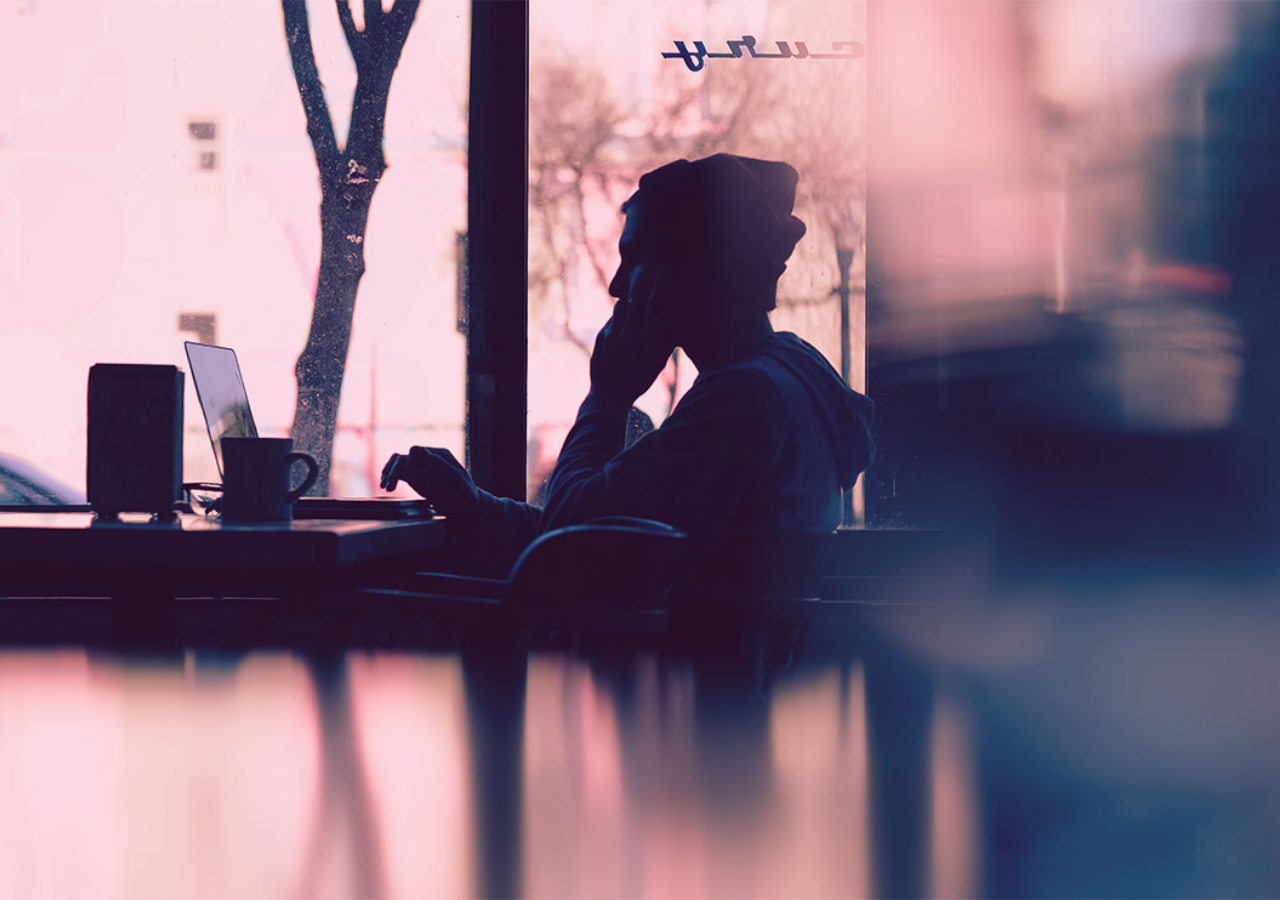
<file: index.html>
<!DOCTYPE html>
<html lang="ru">

<head>
	<meta charset="UTF-8">
	<meta name="viewport" content="width=device-width, initial-scale=1.0">
	<meta http-equiv="X-UA-Compatible" content="ie=edge">
	<link rel="icon" type="image/png" href="image/favicon.png">
	<link rel="stylesheet" href="css/style.css">
	<title>Воркадиум</title>
</head>

<body>
	<div class="wrapper intro">
		<div class="intro__block">
			<div class="intro__logo">
				<img src="image/logo_intro.png" alt="Лого Воркадиум">
			</div>

			<a href="main.html" class="intro__link">Перейти на сайт</a>
		</div><!-- .intro__block -->
	</div><!-- .wrapper -->
</body>

</html>
</file>
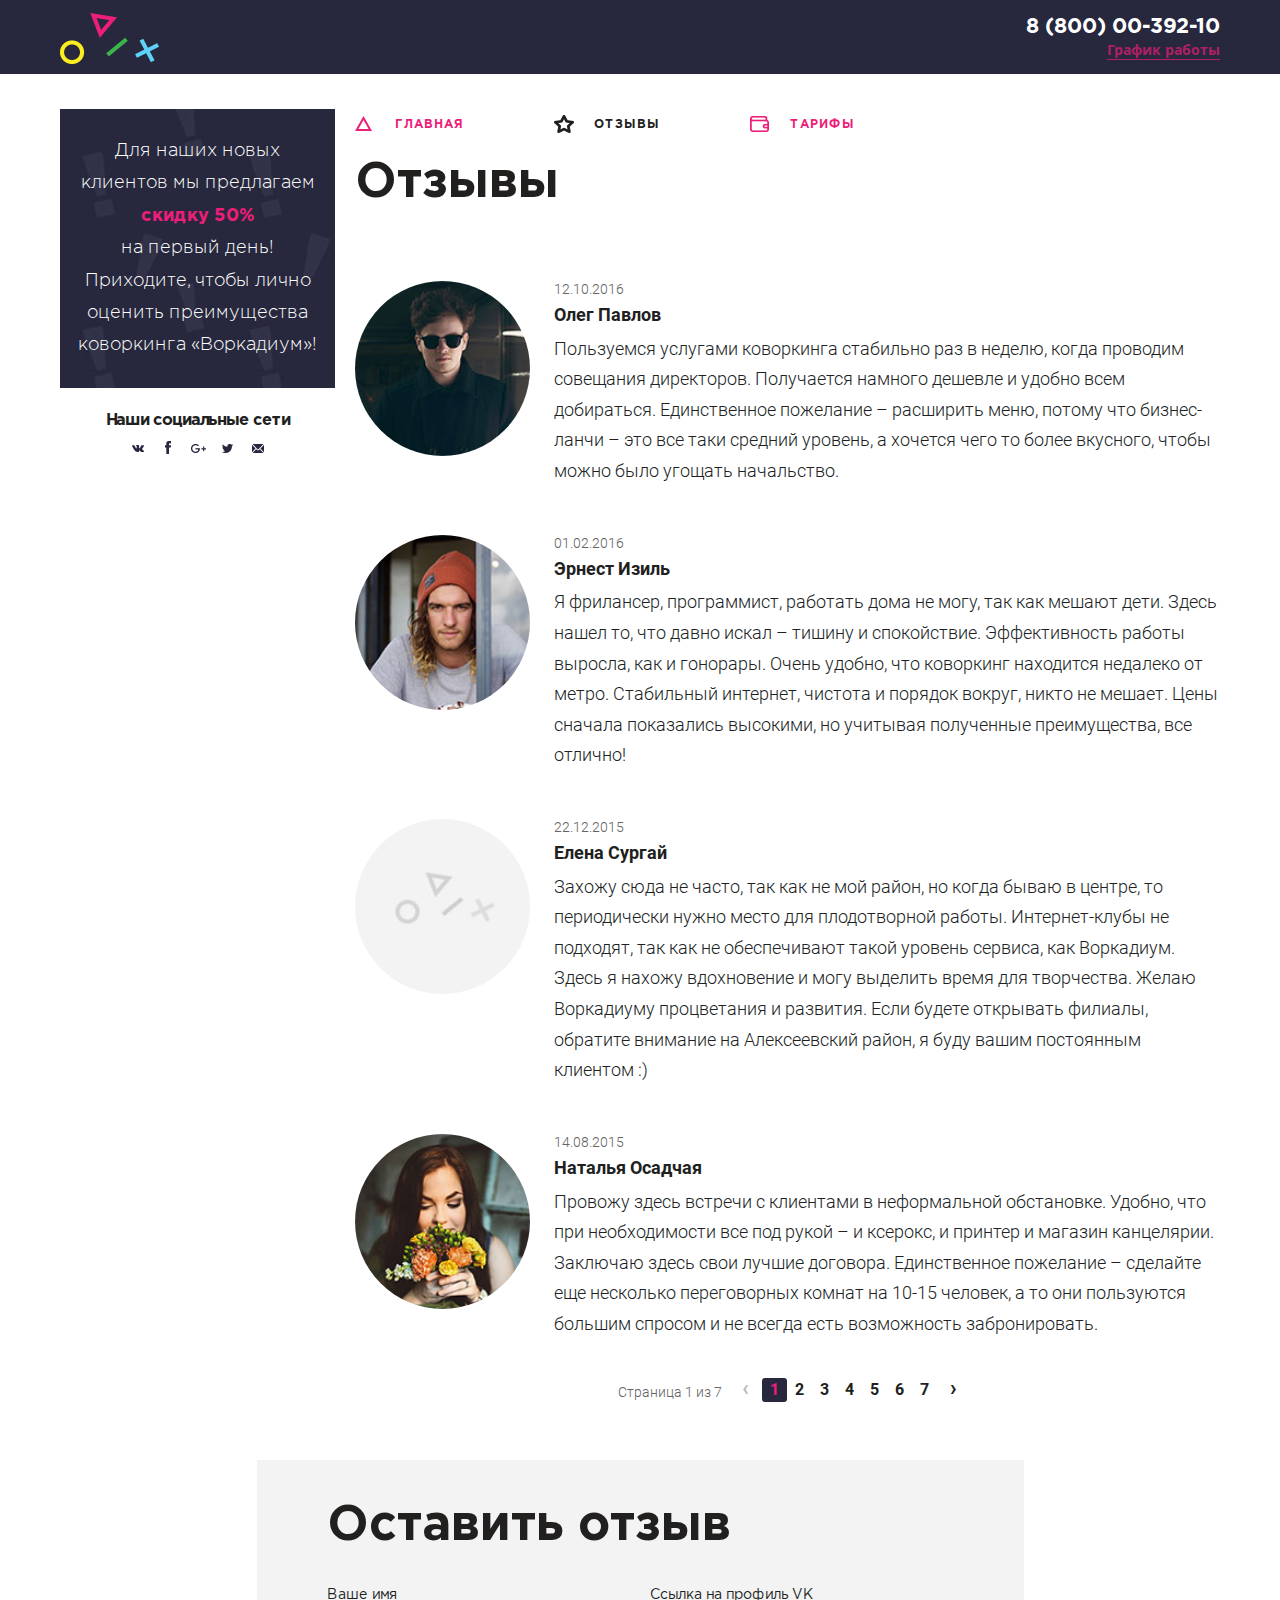
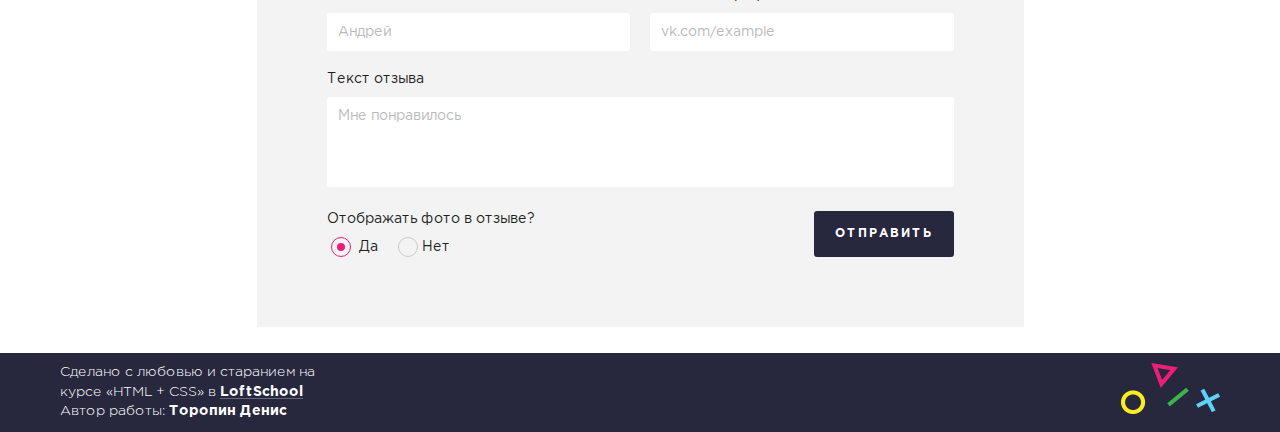
<file: comments.html>
<!DOCTYPE html>
<html lang="ru">

<head>
	<meta charset="UTF-8">
	<meta name="viewport" content="width=device-width, initial-scale=1.0">
	<meta http-equiv="X-UA-Compatible" content="ie=edge">
	<link rel="icon" type="image/png" href="image/favicon.png">
	<link rel="stylesheet" href="css/style.css">
	<title>Воркадиум | Отзывы</title>
</head>

<body>
	<div class="wrapper">
		<header class="header">
			<div class="container container--flex">
				<a href="main.html" class="logo">
					<img src="image/logo.png" alt="Лого Воркадиум" class="logo__img">
				</a>

				<address class="contacts">
					<a href="tel:+78000039210" class="contacts__phone">8 (800) 00-392-10</a>
					<div class="contacts__timework">
						<a href="javascript:void(0);" class="contacts__link">График работы</a>
						<div class="contacts__popup">
							<div class="contacts__popup-block">
								<div class="contacts__popup-days">пн-вс: 09:00-20:00</div>
								<div class="contacts__popup-dinner">обед: 14:00-14:30</div>
							</div><!-- .contacts__popup-block -->
						</div><!-- .contacts__popup -->
					</div><!-- .contacts__timework -->
				</address><!-- .contacts -->
			</div><!-- .container -->
		</header>

		<div class="container container--flex">
			<aside class="sidebar">
				<div class="sentence">
					<p class="sentence__text">
						Для наших новых клиентов мы предлагаем
						<span class="sentence__discount">скидку 50%</span>
						на первый день! Приходите, чтобы лично оценить преимущества коворкинга «Воркадиум»!
					</p>
				</div><!-- .sentence -->

				<div class="social">
					<h3 class="social__title">Наши социальные сети</h3>

					<ul class="social__list">
						<li class="social__item">
							<a href="#" class="social__link social__link--vk"></a>
						</li>
						<li class="social__item">
							<a href="#" class="social__link social__link--fb"></a>
						</li>
						<li class="social__item">
							<a href="#" class="social__link social__link--gplus"></a>
						</li>
						<li class="social__item">
							<a href="#" class="social__link social__link--tw"></a>
						</li>
						<li class="social__item">
							<a href="#" class="social__link social__link--email"></a>
						</li>
					</ul>
				</div><!-- .social -->
			</aside>

			<main class="content">
				<nav class="menu">
					<ul class="menu__list">
						<li class="menu__item">
							<a href="main.html" class="menu__link menu__link--triangle">Главная</a>
						</li>
						<li class="menu__item active">
							<a href="comments.html" class="menu__link menu__link--star">Отзывы</a>
						</li>
						<li class="menu__item">
							<a href="prices.html" class="menu__link menu__link--wallet">Тарифы</a>
						</li>
					</ul>
				</nav>

				<section class="comments">
					<h1 class="section-title">Отзывы</h1>

					<ul class="review">
						<li class="review__item container--flex">
							<div class="review__img">
								<img src="image/comment1.jpg" alt="Олег">
							</div>
							<div class="review__block">
								<time datetime="2016-10-12" class="review__date">12.10.2016</time>
								<h3 class="review__title">Олег Павлов</h3>
								<p class="review__text">
									Пользуемся услугами коворкинга стабильно раз в неделю, когда проводим совещания директоров.
									Получается намного дешевле и удобно всем добираться. Единственное пожелание – расширить меню, потому
									что бизнес-ланчи – это все таки средний уровень, а хочется чего то более вкусного, чтобы можно было
									угощать начальство.
								</p>
							</div><!-- .review__block -->
						</li>

						<li class="review__item container--flex">
							<div class="review__img">
								<img src="image/comment2.jpg" alt="Эрнест">
							</div>
							<div class="review__block">
								<time datetime="2016-02-01" class="review__date">01.02.2016</time>
								<h3 class="review__title">Эрнест Изиль</h3>
								<p class="review__text">
									Я фрилансер, программист, работать дома не могу, так как мешают дети. Здесь нашел то, что давно
									искал – тишину и спокойствие. Эффективность работы выросла, как и гонорары. Очень удобно, что
									коворкинг находится недалеко от метро. Стабильный интернет, чистота и порядок вокруг, никто не
									мешает. Цены сначала показались высокими, но учитывая полученные преимущества, все отлично!
								</p>
							</div><!-- .review__block -->
						</li>

						<li class="review__item container--flex">
							<div class="review__img"></div>
							<div class="review__block">
								<time datetime="2015-12-22" class="review__date">22.12.2015</time>
								<h3 class="review__title">Елена Сургай</h3>
								<p class="review__text">
									Захожу сюда не часто, так как не мой район, но когда бываю в центре, то периодически нужно место для
									плодотворной работы. Интернет-клубы не подходят, так как не обеспечивают такой уровень сервиса, как
									Воркадиум. Здесь я нахожу вдохновение и могу выделить время для творчества. Желаю Воркадиуму
									процветания и развития. Если будете открывать филиалы, обратите внимание на Алексеевский район, я
									буду вашим постоянным клиентом :)
								</p>
							</div><!-- .review__block -->
						</li>

						<li class="review__item container--flex">
							<div class="review__img">
								<img src="image/comment3.jpg" alt="Наталья">
							</div>
							<div class="review__block">
								<time datetime="2015-08-14" class="review__date">14.08.2015</time>
								<h3 class="review__title">Наталья Осадчая</h3>
								<p class="review__text">
									Провожу здесь встречи с клиентами в неформальной обстановке. Удобно, что при необходимости все под
									рукой – и ксерокс, и принтер и магазин канцелярии. Заключаю здесь свои лучшие договора. Единственное
									пожелание – сделайте еще несколько переговорных комнат на 10-15 человек, а то они пользуются большим
									спросом и не всегда есть возможность забронировать.
								</p>
							</div><!-- .review__block -->
						</li>
					</ul><!-- .review -->
				</section><!-- .comments -->

				<div class="pagination">
					<span class="pagination__text">Страница 1 из 7</span>
					<div class="pagination__navbar">
						<a href="#" class="pagination__control disabled">&lsaquo;</a>
						<ul class="pagination__list">
							<li class="pagination__item active"><a href="#" class="pagination__link">1</a></li>
							<li class="pagination__item"><a href="#" class="pagination__link">2</a></li>
							<li class="pagination__item"><a href="#" class="pagination__link">3</a></li>
							<li class="pagination__item"><a href="#" class="pagination__link">4</a></li>
							<li class="pagination__item"><a href="#" class="pagination__link">5</a></li>
							<li class="pagination__item"><a href="#" class="pagination__link">6</a></li>
							<li class="pagination__item"><a href="#" class="pagination__link">7</a></li>
						</ul>
						<a href="#" class="pagination__control">&rsaquo;</a>
					</div><!-- .pagination__navbar -->
				</div><!-- .pagination -->
			</main>
		</div><!-- .container -->

		<section class="feedback">
			<div class="container-form">
				<h2 class="section-title section-title--form">Оставить отзыв</h2>

				<form class="feedback-form">
					<div class="feedback-form__row container--flex">
						<label class="feedback-form__item">
							<span class="feedback-form__head">Ваше имя</span>
							<input type="text" name="username" class="feedback-form__input" required placeholder="Андрей">
						</label>

						<label class="feedback-form__item">
							<span class="feedback-form__head">Ссылка на профиль VK</span>
							<input type="text" name="userurl" class="feedback-form__input" required placeholder="vk.com/example">
						</label>
					</div><!-- .feedback-form__row -->

					<div class="feedback-form__row container--flex">
						<label class="feedback-form__item">
							<span class="feedback-form__head">Текст отзыва</span>
							<textarea name="usertext" class="feedback-form__input feedback-form__input--textarea" required
								placeholder="Мне понравилось"></textarea>
						</label>
					</div><!-- .feedback-form__row -->

					<div class="feedback-form__row container--flex">
						<div class="feedback-form__item">
							<span class="feedback-form__head">Отображать фото в отзыве?</span>

							<div class="feedback-form__radio-block">
								<label class="feedback-form__radio-item" tabindex="0">
									<input type="radio" name="onphoto" value="yes" class="feedback-form__radio-input" checked>
									<span class="feedback-form__radio-custom">
										<span class="feedback-form__radio-center"></span>
									</span>
									Да
								</label>

								<label class="feedback-form__radio-item" tabindex="0">
									<input type="radio" name="onphoto" value="no" class="feedback-form__radio-input">
									<span class="feedback-form__radio-custom">
										<span class="feedback-form__radio-center"></span>
									</span>
									Нет
								</label>
							</div><!-- .feedback-form__radio-block -->
						</div><!-- .feedback-form__item -->

						<div class="feedback-form__buttons">
							<button type="submit" class="feedback-form__btn">Отправить</button>
						</div><!-- .feedback-form__buttons -->

					</div><!-- .feedback-form__row -->
				</form>
			</div><!-- .container-form -->
		</section><!-- .feedback -->

		<footer class="footer">
			<div class="container container--flex">
				<div class="info">
					<p class="info__text">
						Сделано с любовью и старанием на курсе «HTML + CSS» в
						<a href="https://loftschool.com/" class="info__link info__link--school">LoftSchool</a>
						<br>
						Автор работы:
						<a href="https://vk.com/d.toropin" target="_blank" class="info__link">Торопин Денис</a>
					</p>
				</div><!-- .info -->

				<a href="main.html" class="logo">
					<img src="image/logo.png" alt="Лого Воркадиум" class="logo__img">
				</a>
			</div><!-- .container -->
		</footer>
	</div><!-- .wrapper -->
</body>

</html>
</file>
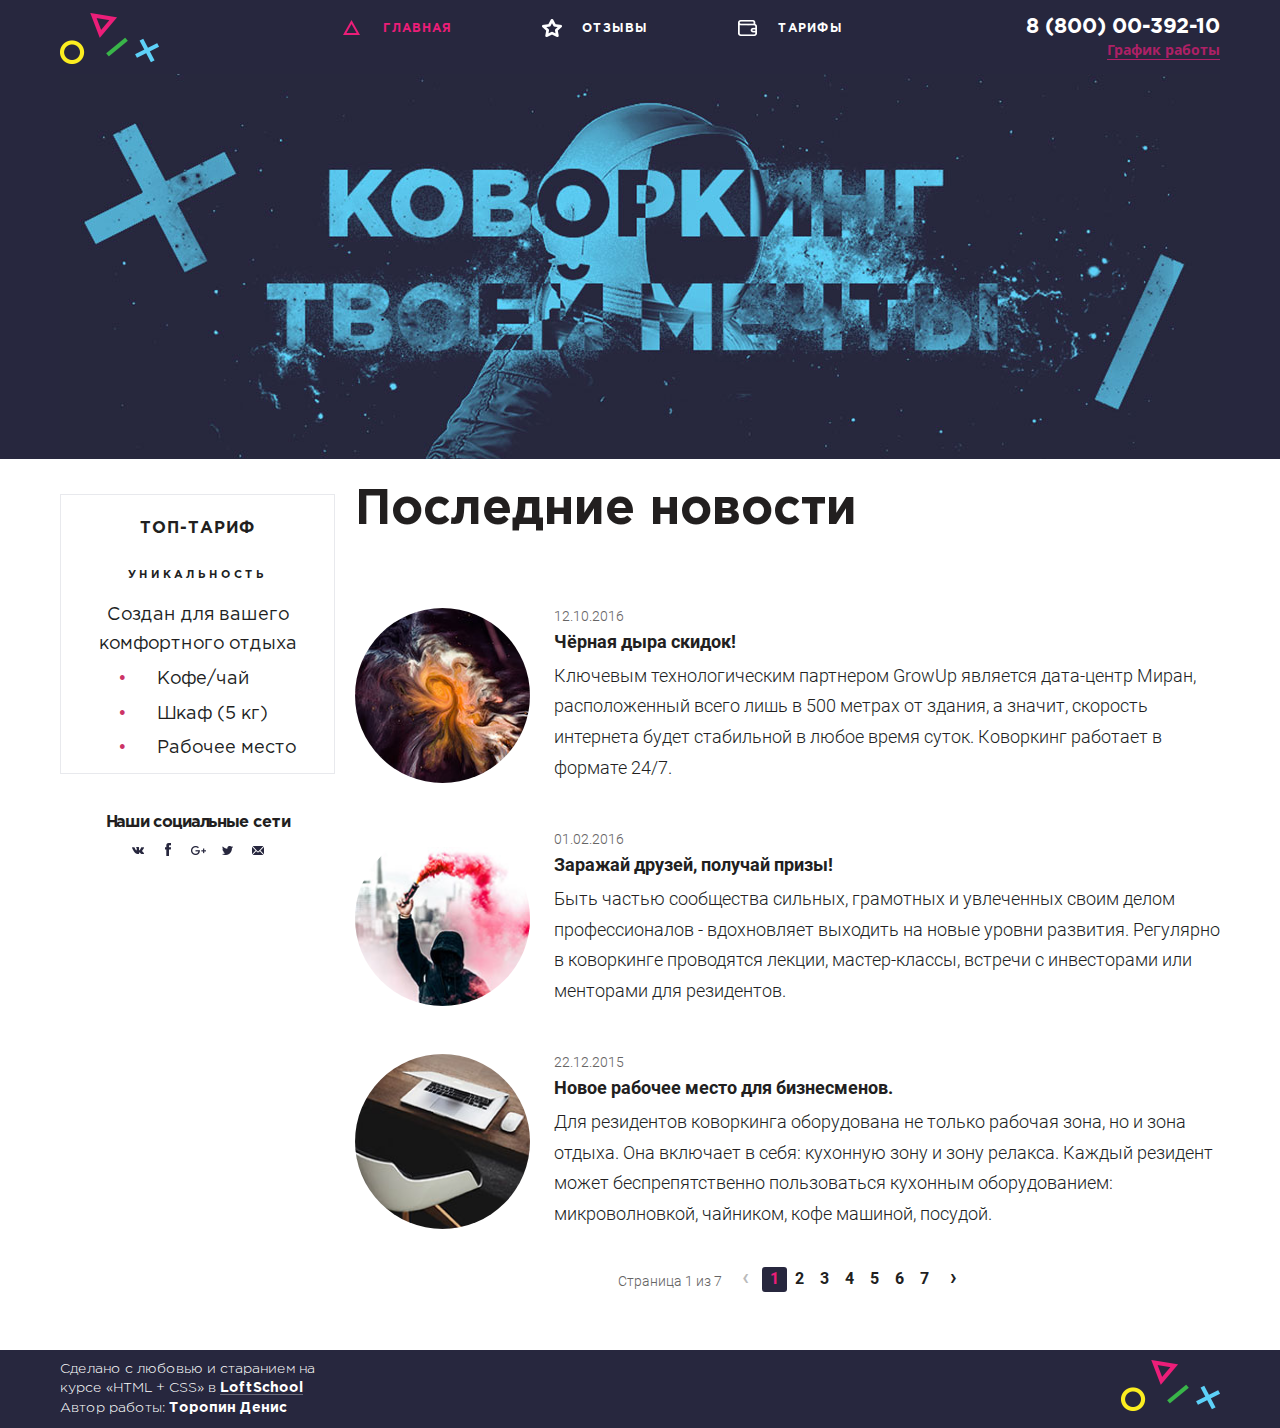
<file: main.html>
<!DOCTYPE html>
<html lang="ru">

<head>
	<meta charset="UTF-8">
	<meta name="viewport" content="width=device-width, initial-scale=1.0">
	<meta http-equiv="X-UA-Compatible" content="ie=edge">
	<link rel="icon" type="image/png" href="image/favicon.png">
	<link rel="stylesheet" href="css/style.css">
	<title>Воркадиум | Главная</title>
</head>

<body>
	<div class="wrapper">
		<header class="header header--main">
			<div class="container container--flex">
				<span class="logo logo--main">
					<img src="image/logo.png" alt="Лого Воркадиум" class="logo__img">
				</span>

				<nav class="menu menu--main">
					<ul class="menu__list">
						<li class="menu__item active">
							<a href="main.html" class="menu__link menu__link--triangle">Главная</a>
						</li>
						<li class="menu__item">
							<a href="comments.html" class="menu__link menu__link--star">Отзывы</a>
						</li>
						<li class="menu__item">
							<a href="prices.html" class="menu__link menu__link--wallet">Тарифы</a>
						</li>
					</ul>
				</nav>

				<address class="contacts">
					<a href="tel:+78000039210" class="contacts__phone">8 (800) 00-392-10</a>
					<div class="contacts__timework">
						<a href="javascript:void(0);" class="contacts__link">График работы</a>
						<div class="contacts__popup">
							<div class="contacts__popup-block">
								<div class="contacts__popup-days">пн-вс: 09:00-20:00</div>
								<div class="contacts__popup-dinner">обед: 14:00-14:30</div>
							</div><!-- .contacts__popup-block -->
						</div><!-- .contacts__popup -->
					</div><!-- .contacts__timework -->
				</address><!-- .contacts -->
			</div><!-- .container -->
		</header>

		<div class="banner">
			<div class="container">
				<div class="banner__content"></div>
			</div><!-- .container -->
		</div><!-- .banner -->

		<div class="container container--flex">
			<aside class="sidebar">
				<div class="features">
					<h3 class="aside-title">топ-тариф</h3>
					<h4 class="features__title">уникальность</h4>
					<p class="features__subs">Создан для вашего комфортного отдыха</p>
					<ul class="features__sublist">
						<li class="features__plus">Кофе/чай</li>
						<li class="features__plus">Шкаф (5 кг)</li>
						<li class="features__plus">Рабочее место</li>
					</ul>
				</div><!-- .features -->

				<div class="social">
					<h3 class="social__title">Наши социальные сети</h3>

					<ul class="social__list">
						<li class="social__item">
							<a href="#" class="social__link social__link--vk"></a>
						</li>
						<li class="social__item">
							<a href="#" class="social__link social__link--fb"></a>
						</li>
						<li class="social__item">
							<a href="#" class="social__link social__link--gplus"></a>
						</li>
						<li class="social__item">
							<a href="#" class="social__link social__link--tw"></a>
						</li>
						<li class="social__item">
							<a href="#" class="social__link social__link--email"></a>
						</li>
					</ul>
				</div><!-- .social -->
			</aside>

			<main class="content">
				<section class="news">
					<h1 class="section-title">Последние новости</h1>

					<ul class="review">
						<li class="review__item container--flex">
							<div class="review__img">
								<img src="image/avatar1.jpg" alt="Black hole">
							</div>
							<div class="review__block">
								<time datetime="2016-10-12" class="review__date">12.10.2016</time>
								<h3 class="review__title">Чёрная дыра скидок!</h3>
								<p class="review__text">
									Ключевым технологическим партнером GrowUp является дата-центр Миран, расположенный всего лишь в 500
									метрах от здания, а значит, скорость интернета будет стабильной в любое время суток. Коворкинг
									работает в формате 24/7.
								</p>
							</div><!-- .review__block -->
						</li>

						<li class="review__item container--flex">
							<div class="review__img">
								<img src="image/avatar2.jpg" alt="Friends">
							</div>
							<div class="review__block">
								<time datetime="2016-02-01" class="review__date">01.02.2016</time>
								<h3 class="review__title">Заражай друзей, получай призы!</h3>
								<p class="review__text">
									Быть частью сообщества сильных, грамотных и увлеченных своим делом профессионалов - вдохновляет
									выходить на новые уровни развития. Регулярно в коворкинге проводятся лекции, мастер-классы, встречи
									с инвесторами или менторами для резидентов.
								</p>
							</div><!-- .review__block -->
						</li>

						<li class="review__item container--flex">
							<div class="review__img">
								<img src="image/avatar3.jpg" alt="New workplace">
							</div>
							<div class="review__block">
								<time datetime="2015-12-22" class="review__date">22.12.2015</time>
								<h3 class="review__title">Новое рабочее место для бизнесменов.</h3>
								<p class="review__text">
									Для резидентов коворкинга оборудована не только рабочая зона, но и зона отдыха. Она включает в себя:
									кухонную зону и зону релакса.
									Каждый резидент может беспрепятственно пользоваться кухонным оборудованием: микроволновкой,
									чайником, кофе машиной, посудой.
								</p>
							</div><!-- .review__block -->
						</li>
					</ul><!-- .review -->
				</section><!-- .news -->

				<div class="pagination">
					<span class="pagination__text">Страница 1 из 7</span>
					<div class="pagination__navbar">
						<a href="#" class="pagination__control disabled">&lsaquo;</a>
						<ul class="pagination__list">
							<li class="pagination__item active"><a href="#" class="pagination__link">1</a></li>
							<li class="pagination__item"><a href="#" class="pagination__link">2</a></li>
							<li class="pagination__item"><a href="#" class="pagination__link">3</a></li>
							<li class="pagination__item"><a href="#" class="pagination__link">4</a></li>
							<li class="pagination__item"><a href="#" class="pagination__link">5</a></li>
							<li class="pagination__item"><a href="#" class="pagination__link">6</a></li>
							<li class="pagination__item"><a href="#" class="pagination__link">7</a></li>
						</ul>
						<a href="#" class="pagination__control">&rsaquo;</a>
					</div><!-- .pagination__navbar -->
				</div><!-- .pagination -->
			</main>
		</div><!-- .container -->

		<footer class="footer">
			<div class="container container--flex">
				<div class="info">
					<p class="info__text">
						Сделано с любовью и старанием на курсе «HTML + CSS» в
						<a href="https://loftschool.com/" class="info__link info__link--school">LoftSchool</a>
						<br>
						Автор работы:
						<a href="https://vk.com/d.toropin" target="_blank" class="info__link">Торопин Денис</a>
					</p>
				</div><!-- .info -->

				<span class="logo logo--main">
					<img src="image/logo.png" alt="Лого Воркадиум" class="logo__img">
				</span>

			</div><!-- .container -->
		</footer>
	</div><!-- .wrapper -->
</body>

</html>
</file>
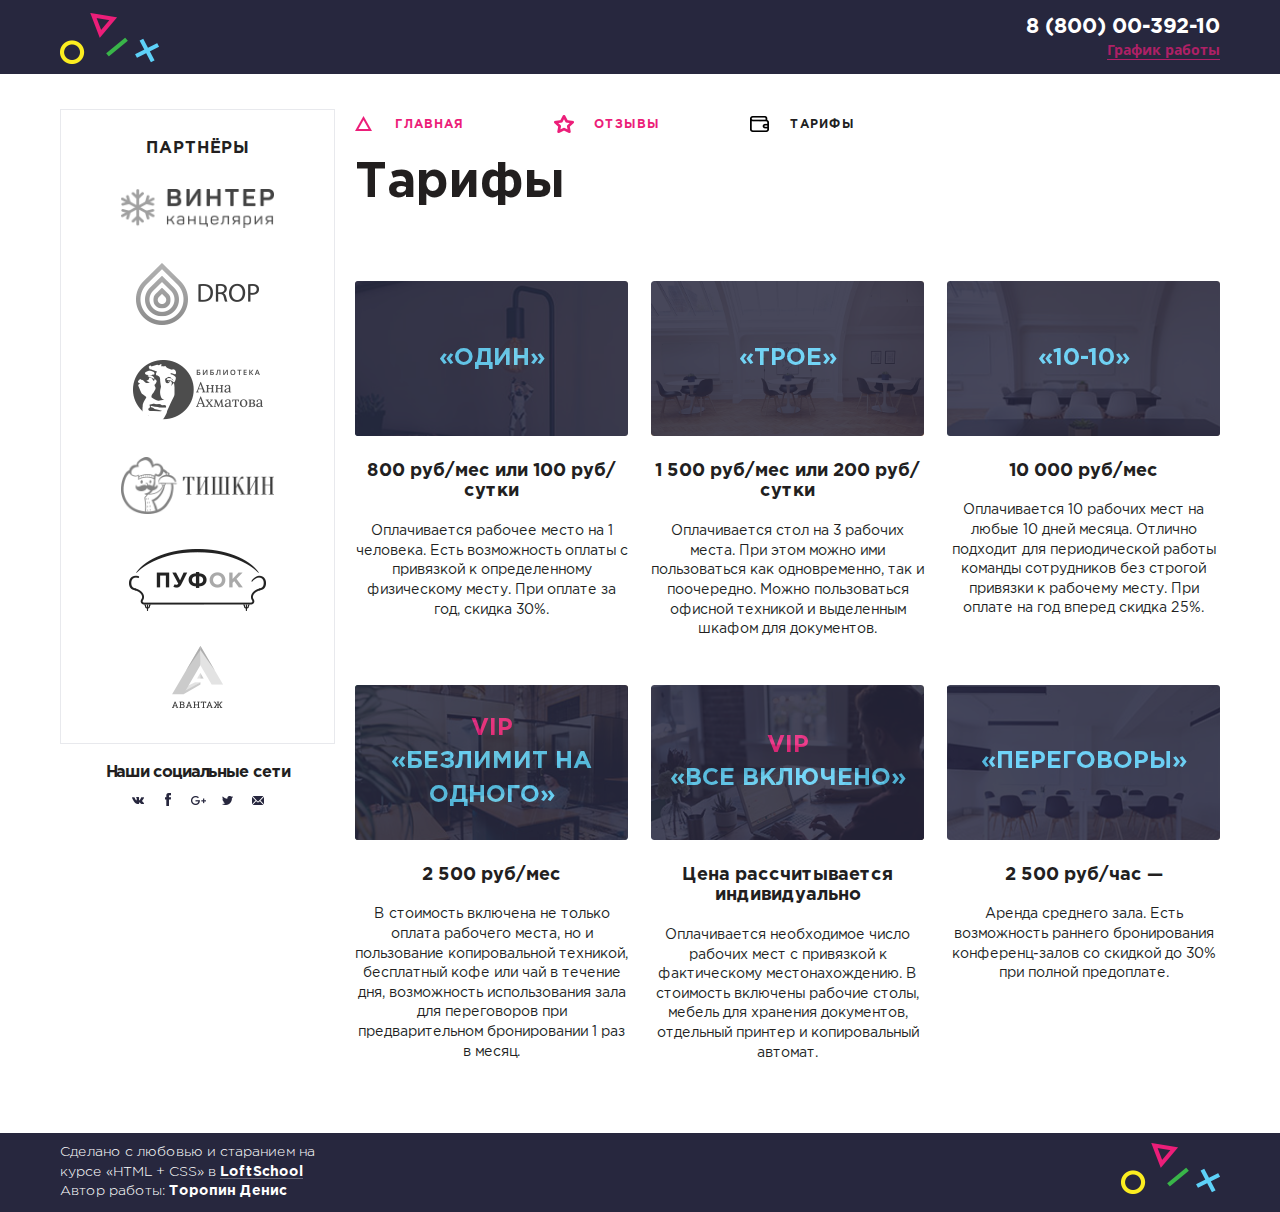
<file: prices.html>
<!DOCTYPE html>
<html lang="ru">

<head>
	<meta charset="UTF-8">
	<meta name="viewport" content="width=device-width, initial-scale=1.0">
	<meta http-equiv="X-UA-Compatible" content="ie=edge">
	<link rel="icon" type="image/png" href="image/favicon.png">
	<link rel="stylesheet" href="css/style.css">
	<title>Воркадиум | Тарифы</title>
</head>

<body>
	<div class="wrapper">
		<header class="header">
			<div class="container container--flex">
				<a href="main.html" class="logo">
					<img src="image/logo.png" alt="Лого Воркадиум" class="logo__img">
				</a>

				<address class="contacts">
					<a href="tel:+78000039210" class="contacts__phone">8 (800) 00-392-10</a>
					<div class="contacts__timework">
						<a href="javascript:void(0);" class="contacts__link">График работы</a>
						<div class="contacts__popup">
							<div class="contacts__popup-block">
								<div class="contacts__popup-days">пн-вс: 09:00-20:00</div>
								<div class="contacts__popup-dinner">обед: 14:00-14:30</div>
							</div><!-- .contacts__popup-block -->
						</div><!-- .contacts__popup -->
					</div><!-- .contacts__timework -->
				</address><!-- .contacts -->
			</div><!-- .container -->
		</header>

		<div class="container container--flex">
			<aside class="sidebar">
				<section class="partners">
					<h3 class="aside-title">Партнёры</h3>

					<ul class="partners__list">
						<li class="partners__item">
							<a href="#" class="partners__link">
								<img src="image/partner1.png" alt="Винтер">
							</a>
						</li>
						<li class="partners__item">
							<a href="#" class="partners__link">
								<img src="image/partner2.png" alt="Drop">
							</a>
						</li>
						<li class="partners__item">
							<a href="#" class="partners__link">
								<img src="image/partner3.png" alt="Библиотека">
							</a>
						</li>
						<li class="partners__item">
							<a href="#" class="partners__link">
								<img src="image/partner4.png" alt="Тишкин">
							</a>
						</li>
						<li class="partners__item">
							<a href="#" class="partners__link">
								<img src="image/partner5.png" alt="Пуфок">
							</a>
						</li>
						<li class="partners__item">
							<a href="#" class="partners__link">
								<img src="image/partner6.png" alt="Авантаж">
							</a>
						</li>
					</ul><!-- .partners__list -->
				</section><!-- .partners -->

				<div class="social">
					<h3 class="social__title">Наши социальные сети</h3>

					<ul class="social__list">
						<li class="social__item">
							<a href="#" class="social__link social__link--vk"></a>
						</li>
						<li class="social__item">
							<a href="#" class="social__link social__link--fb"></a>
						</li>
						<li class="social__item">
							<a href="#" class="social__link social__link--gplus"></a>
						</li>
						<li class="social__item">
							<a href="#" class="social__link social__link--tw"></a>
						</li>
						<li class="social__item">
							<a href="#" class="social__link social__link--email"></a>
						</li>
					</ul>
				</div><!-- .social -->
			</aside>

			<main class="content">
				<nav class="menu">
					<ul class="menu__list">
						<li class="menu__item">
							<a href="main.html" class="menu__link menu__link--triangle">Главная</a>
						</li>
						<li class="menu__item">
							<a href="comments.html" class="menu__link menu__link--star">Отзывы</a>
						</li>
						<li class="menu__item active">
							<a href="prices.html" class="menu__link menu__link--wallet">Тарифы</a>
						</li>
					</ul>
				</nav>

				<section class="tariffs">
					<h1 class="section-title">Тарифы</h1>

					<ul class="tariffs__block container--flex">
						<li class="tariffs__plane">
							<div class="tariffs__img">
								<img src="image/tariffs1.jpg" alt="Тариф Один">
								<div class="tariffs__overlay">
									<h3 class="tariffs__title">«Один»</h3>
								</div>
							</div><!-- .tariffs__img -->

							<h4 class="tariffs__head">800 руб/мес или 100 руб/сутки</h4>
							<p class="tariffs__text">
								Оплачивается рабочее место на 1 человека. Есть возможность оплаты с привязкой к определенному
								физическому месту. При оплате за год, скидка 30%.
							</p>
						</li>

						<li class="tariffs__plane">
							<div class="tariffs__img">
								<img src="image/tariffs2.jpg" alt="Тариф Трое">
								<div class="tariffs__overlay">
									<h3 class="tariffs__title">«Трое»</h3>
								</div>
							</div><!-- .tariffs__img -->

							<h4 class="tariffs__head">1 500 руб/мес или 200 руб/сутки</h4>
							<p class="tariffs__text">
								Оплачивается стол на 3 рабочих места. При этом можно ими пользоваться как одновременно, так и
								поочередно. Можно пользоваться офисной техникой и выделенным шкафом для документов.
							</p>
						</li>

						<li class="tariffs__plane">
							<div class="tariffs__img">
								<img src="image/tariffs3.jpg" alt="Тариф 10-10">
								<div class="tariffs__overlay">
									<h3 class="tariffs__title">«10-10»</h3>
								</div>
							</div><!-- .tariffs__img -->

							<h4 class="tariffs__head">10 000 руб/мес</h4>
							<p class="tariffs__text">
								Оплачивается 10 рабочих мест на любые 10 дней месяца. Отлично подходит для периодической работы
								команды сотрудников без строгой привязки к рабочему месту. При оплате на год вперед скидка 25%.
							</p>
						</li>

						<li class="tariffs__plane">
							<div class="tariffs__img">
								<img src="image/tariffs4.jpg" alt="Тариф Безлимит на одного">
								<div class="tariffs__overlay">
									<h3 class="tariffs__title"><span class="tariffs__vip">VIP</span> «Безлимит на одного»
									</h3>
								</div>
							</div><!-- .tariffs__img -->

							<h4 class="tariffs__head">2 500 руб/мес</h4>
							<p class="tariffs__text">
								В стоимость включена не только оплата рабочего места, но и пользование копировальной техникой,
								бесплатный кофе или чай в течение дня, возможность использования зала для переговоров при
								предварительном бронировании 1 раз в месяц.
							</p>
						</li>

						<li class="tariffs__plane">
							<div class="tariffs__img">
								<img src="image/tariffs5.jpg" alt="Тариф Все включено">
								<div class="tariffs__overlay">
									<h3 class="tariffs__title"><span class="tariffs__vip">VIP</span> «Все включено»
									</h3>
								</div>
							</div><!-- .tariffs__img -->

							<h4 class="tariffs__head">Цена рассчитывается индивидуально</h4>
							<p class="tariffs__text">
								Оплачивается необходимое число рабочих мест с привязкой к фактическому местонахождению. В стоимость
								включены рабочие столы, мебель для хранения документов, отдельный принтер и копировальный автомат.
							</p>
						</li>

						<li class="tariffs__plane">
							<div class="tariffs__img">
								<img src="image/tariffs6.jpg" alt="Тариф Переговоры">
								<div class="tariffs__overlay">
									<h3 class="tariffs__title">«Переговоры»</h3>
								</div>
							</div><!-- .tariffs__img -->

							<h4 class="tariffs__head">2 500 руб/час —</h4>
							<p class="tariffs__text">
								Аренда среднего зала. Есть возможность раннего бронирования конференц-залов со скидкой до 30% при
								полной предоплате.
							</p>
						</li>
					</ul><!-- .tariffs__block -->
				</section><!-- .tariffs -->

			</main>
		</div><!-- .container -->

		<footer class="footer">
			<div class="container container--flex">
				<div class="info">
					<p class="info__text">
						Сделано с любовью и старанием на курсе «HTML + CSS» в
						<a href="https://loftschool.com/" class="info__link info__link--school">LoftSchool</a>
						<br>
						Автор работы:
						<a href="https://vk.com/d.toropin" target="_blank" class="info__link">Торопин Денис</a>
					</p>
				</div><!-- .info -->

				<a href="main.html" class="logo">
					<img src="image/logo.png" alt="Лого Воркадиум" class="logo__img">
				</a>
			</div><!-- .container -->
		</footer>
	</div><!-- .wrapper -->
</body>

</html>
</file>
<file: css/style.css>
html {
  line-height: 1.15;
  -webkit-text-size-adjust: 100%;
}
body {
  margin: 0;
}
main {
  display: block;
}
h1 {
  font-size: 2em;
  margin: 0.67em 0;
}
hr {
  box-sizing: content-box;
  height: 0;
  overflow: visible;
}
pre {
  font-family: monospace,monospace;
  font-size: 1em;
}
a {
  background-color: transparent;
}
abbr[title] {
  border-bottom: none;
  text-decoration: underline;
  text-decoration: underline dotted;
}
b,
strong {
  font-weight: bolder;
}
code,
kbd,
samp {
  font-family: monospace,monospace;
  font-size: 1em;
}
small {
  font-size: 80%;
}
sub,
sup {
  font-size: 75%;
  line-height: 0;
  position: relative;
  vertical-align: baseline;
}
sub {
  bottom: -0.25em;
}
sup {
  top: -0.5em;
}
img {
  border-style: none;
}
button,
input,
optgroup,
select,
textarea {
  font-family: inherit;
  font-size: 100%;
  line-height: 1.15;
  margin: 0;
}
button,
input {
  overflow: visible;
}
button,
select {
  text-transform: none;
}
button,
[type="button"],
[type="reset"],
[type="submit"] {
  -webkit-appearance: button;
}
button::-moz-focus-inner,
[type="button"]::-moz-focus-inner,
[type="reset"]::-moz-focus-inner,
[type="submit"]::-moz-focus-inner {
  border-style: none;
  padding: 0;
}
button:-moz-focusring,
[type="button"]:-moz-focusring,
[type="reset"]:-moz-focusring,
[type="submit"]:-moz-focusring {
  outline: 1px dotted ButtonText;
}
fieldset {
  padding: 0.35em 0.75em 0.625em;
}
legend {
  box-sizing: border-box;
  color: inherit;
  display: table;
  max-width: 100%;
  padding: 0;
  white-space: normal;
}
progress {
  vertical-align: baseline;
}
textarea {
  overflow: auto;
}
[type="checkbox"],
[type="radio"] {
  box-sizing: border-box;
  padding: 0;
}
[type="number"]::-webkit-inner-spin-button,
[type="number"]::-webkit-outer-spin-button {
  height: auto;
}
[type="search"] {
  -webkit-appearance: textfield;
  outline-offset: -2px;
}
[type="search"]::-webkit-search-decoration {
  -webkit-appearance: none;
}
::-webkit-file-upload-button {
  -webkit-appearance: button;
  font: inherit;
}
details {
  display: block;
}
summary {
  display: list-item;
}
template {
  display: none;
}
[hidden] {
  display: none;
}
@font-face {
  font-family: 'Roboto';
  src: url('../fonts/Roboto-Bold.woff2') format('woff2'), url('../fonts/Roboto-Bold.woff') format('woff');
  font-weight: bold;
  font-style: normal;
}
@font-face {
  font-family: 'OpenSans';
  src: url('../fonts/OpenSans-Bold.woff2') format('woff2'), url('../fonts/OpenSans-Bold.woff') format('woff');
  font-weight: bold;
  font-style: normal;
}
@font-face {
  font-family: 'Roboto';
  src: url('../fonts/Roboto-Light.woff2') format('woff2'), url('../fonts/Roboto-Light.woff') format('woff');
  font-weight: 300;
  font-style: normal;
}
@font-face {
  font-family: 'GothamPro';
  src: url('../fonts/GothamPro-Light.woff2') format('woff2'), url('../fonts/GothamPro-Light.woff') format('woff');
  font-weight: 300;
  font-style: normal;
}
@font-face {
  font-family: 'GothamPro';
  src: url('../fonts/GothamPro.woff2') format('woff2'), url('../fonts/GothamPro.woff') format('woff');
  font-weight: normal;
  font-style: normal;
}
@font-face {
  font-family: 'GothamPro';
  src: url('../fonts/GothamPro-LightItalic.woff2') format('woff2'), url('../fonts/GothamPro-LightItalic.woff') format('woff');
  font-weight: 300;
  font-style: italic;
}
@font-face {
  font-family: 'GothamPro';
  src: url('../fonts/GothamPro-Bold.woff2') format('woff2'), url('../fonts/GothamPro-Bold.woff') format('woff');
  font-weight: bold;
  font-style: normal;
}
html {
  -moz-osx-font-smoothing: grayscale;
  -webkit-font-smoothing: antialiased;
}
body,
ul,
p,
h1,
h2,
h3,
h4 {
  margin: 0;
  padding: 0;
}
li {
  list-style-type: none;
}
a {
  text-decoration: none;
  outline: none;
  color: inherit;
}
img {
  display: block;
  width: 100%;
  height: auto;
}
.iconsheet {
  background-image: url(../image/spritesheet.png);
  background-repeat: no-repeat;
}
html,
body {
  height: 100%;
}
body {
  font-family: 'GothamPro', sans-serif;
  font-size: 14px;
  color: #221f1f;
}
.wrapper {
  min-width: 1200px;
  display: -webkit-box;
  display: flex;
  -webkit-box-orient: vertical;
  -webkit-box-direction: normal;
          flex-direction: column;
  height: 100%;
}
.container {
  width: 1160px;
  margin: 0 auto;
  padding-right: 20px;
  padding-left: 20px;
}
.container--flex {
  display: -webkit-box;
  display: flex;
  -webkit-box-pack: justify;
          justify-content: space-between;
}
.container-form {
  max-width: 767px;
  padding: 50px 70px;
  margin: 0 auto;
  background: #f3f3f3;
  box-sizing: border-box;
}
.header,
.footer,
.banner {
  background-color: #27273e;
}
.header {
  padding-top: 13px;
  padding-bottom: 10px;
  margin-bottom: 35px;
}
.header--main {
  margin-bottom: 0;
}
.logo:not(.logo--main):hover {
  -webkit-transform: scale(1.03);
          transform: scale(1.03);
}
.section-title {
  font-size: 3.5em;
  font-weight: 700;
  margin-bottom: 82px;
  line-height: 2rem;
}
.section-title--form {
  margin-bottom: 45px;
}
.sidebar {
  width: 23.71%;
}
.aside-title {
  text-transform: uppercase;
  margin-bottom: 30px;
  letter-spacing: 1px;
  text-align: center;
}
.content {
  width: 74.57%;
}
.feedback {
  margin-bottom: 26px;
}
.footer {
  margin-top: auto;
  padding-top: 10px;
  padding-bottom: 10px;
}
.intro {
  min-width: 0;
  -webkit-box-pack: center;
          justify-content: center;
  -webkit-box-align: center;
          align-items: center;
  background: url(../image/intro_bg.jpg) center;
  background-size: cover;
}
.intro__block {
  position: relative;
  text-align: center;
  opacity: 0;
  -webkit-animation: intro .4s 1s ease;
          animation: intro .4s 1s ease;
  -webkit-animation-fill-mode: forwards;
          animation-fill-mode: forwards;
}
.intro__logo {
  margin-bottom: 30px;
}
.intro__link {
  display: block;
  padding: 13px 20px;
  border: 3px solid #ec1e79;
  color: #ec1e79;
  font-size: 0.8571em;
  letter-spacing: 1px;
  font-weight: 700;
  text-transform: uppercase;
  -webkit-transition: .25s all linear;
  transition: .25s all linear;
}
.intro__link:hover {
  background: #ec1e79;
  color: #fff;
}
@-webkit-keyframes intro {
  0% {
    opacity: .3;
    -webkit-transform: scale(0.5, 0);
            transform: scale(0.5, 0);
  }
  20% {
    -webkit-transform: scale(0.8, 0.5);
            transform: scale(0.8, 0.5);
  }
  40% {
    opacity: .6;
    -webkit-transform: rotate(-20deg);
            transform: rotate(-20deg);
  }
  60% {
    opacity: 1;
    -webkit-transform: scale(1);
            transform: scale(1);
  }
  80% {
    -webkit-transform: rotate(5deg);
            transform: rotate(5deg);
  }
  100% {
    opacity: 1;
    -webkit-transform: scale(1);
            transform: scale(1);
  }
}
@keyframes intro {
  0% {
    opacity: .3;
    -webkit-transform: scale(0.5, 0);
            transform: scale(0.5, 0);
  }
  20% {
    -webkit-transform: scale(0.8, 0.5);
            transform: scale(0.8, 0.5);
  }
  40% {
    opacity: .6;
    -webkit-transform: rotate(-20deg);
            transform: rotate(-20deg);
  }
  60% {
    opacity: 1;
    -webkit-transform: scale(1);
            transform: scale(1);
  }
  80% {
    -webkit-transform: rotate(5deg);
            transform: rotate(5deg);
  }
  100% {
    opacity: 1;
    -webkit-transform: scale(1);
            transform: scale(1);
  }
}
.contacts {
  font-style: normal;
  text-align: right;
  position: relative;
}
.contacts__phone {
  color: #fff;
  font-size: 1.49em;
  font-weight: 700;
  display: block;
  line-height: 1.4;
  -webkit-transition: .3s color ease;
  transition: .3s color ease;
}
.contacts__phone:hover {
  color: rgba(236, 30, 121, 0.7);
}
.contacts__link {
  color: rgba(236, 30, 121, 0.7);
  border-bottom: 1px solid rgba(236, 30, 121, 0.7);
  -webkit-transition: .2s all linear;
  transition: .2s all linear;
}
.contacts__timework {
  position: relative;
  display: inline-block;
  font-family: 'OpenSans', sans-serif;
}
.contacts__timework:hover .contacts__link {
  color: rgba(93, 209, 248, 0.7);
  border-bottom: 1px solid rgba(93, 209, 248, 0.7);
}
.contacts__timework:hover .contacts__link + .contacts__popup {
  right: 0;
  opacity: 1;
}
.contacts__popup {
  opacity: 0;
  position: absolute;
  top: 100%;
  right: 9999px;
  -webkit-transition: .4s opacity ease;
  transition: .4s opacity ease;
}
.contacts__popup::before {
  content: '';
  display: block;
  height: 20px;
}
.contacts__popup-block {
  width: 125px;
  background: #ffffff;
  z-index: 5;
  padding: 15px 9px;
  border-radius: 3px;
  text-align: left;
  box-shadow: 2.5px 4.3px 5px rgba(0, 0, 0, 0.2);
}
.contacts__popup-block::before {
  content: '';
  display: inline-block;
  position: absolute;
  top: 8px;
  right: 0;
  width: 0;
  height: 0;
  border-style: solid;
  border-width: 0 13px 14px 13px;
  border-radius: 3px;
  border-color: transparent transparent #ffffff transparent;
}
.contacts__popup-days {
  color: #ec1e79;
  font-weight: 700;
  margin-bottom: 10px;
}
.contacts__popup-dinner {
  color: #221f1f;
}
.banner {
  margin-bottom: 35px;
}
.banner__content {
  height: 385px;
  background: url(../image/banner.jpg) center;
}
.menu {
  padding-top: 9px;
  margin-bottom: 35px;
}
.menu__list {
  display: -webkit-box;
  display: flex;
}
.menu__item {
  color: #ec1e79;
  font-family: 'GothamPro', sans-serif;
  font-size: 0.8571em;
  font-weight: 700;
  text-transform: uppercase;
  margin-left: 90px;
}
.menu__item:first-child {
  margin-left: 0;
}
.menu__item.active > .menu__link {
  color: #221f1f;
  pointer-events: none;
}
.menu__link {
  position: relative;
  padding: 5px 0 5px 40px;
  letter-spacing: 1px;
  -webkit-transition: .3s color ease;
  transition: .3s color ease;
}
.menu__link::after,
.menu__link::before {
  position: absolute;
  top: 50%;
  left: 0;
  content: '';
  display: block;
  width: 20px;
  height: 20px;
  background-image: url(../image/spritesheet.png);
  background-repeat: no-repeat;
  -webkit-transform: translateY(-60%);
          transform: translateY(-60%);
  -webkit-transition: .3s opacity ease;
  transition: .3s opacity ease;
}
.menu__link:hover {
  color: #221f1f;
}
.menu__link--triangle::before {
  background-position: -10px -212px;
}
.menu__link--triangle::after {
  opacity: 0;
  background-position: -10px -247px;
}
.menu__link--star::before {
  background-position: -10px -99px;
}
.menu__link--star::after {
  opacity: 0;
  background-position: -10px -137px;
}
.menu__link--wallet::before {
  background-position: -10px -373px;
}
.menu__link--wallet::after {
  opacity: 0;
  background-position: -10px -409px;
}
.menu__item.active > .menu__link--triangle::after,
.menu__link--triangle:hover::after,
.menu__item.active > .menu__link--star::after,
.menu__link--star:hover::after,
.menu__item.active > .menu__link--wallet::after,
.menu__link--wallet:hover::after {
  opacity: 1;
}
.menu__item.active > .menu__link--triangle::before,
.menu__link--triangle:hover::before,
.menu__item.active > .menu__link--star::before,
.menu__link--star:hover::before,
.menu__item.active > .menu__link--wallet::before,
.menu__link--wallet:hover::before {
  opacity: 0;
}
.menu--main {
  margin-bottom: 0;
}
.menu--main .menu__item {
  color: #fff;
}
.menu--main .menu__item.active > .menu__link {
  color: #ec1e79;
}
.menu--main .menu__link:hover {
  color: #ec1e79;
}
.menu--main .menu__link--triangle::before {
  background-position: -10px -282px;
}
.menu--main .menu__link--triangle::after {
  background-position: -10px -212px;
}
.menu--main .menu__link--star::before {
  background-position: -10px -175px;
}
.menu--main .menu__link--star::after {
  background-position: -10px -99px;
}
.menu--main .menu__link--wallet::before {
  background-position: -10px -445px;
}
.menu--main .menu__link--wallet::after {
  background-position: -10px -373px;
}
.features {
  padding: 25px 20px 0;
  margin-bottom: 40px;
  border: 1px solid #e8e9ed;
}
.features__title {
  color: #212121;
  font-size: 0.7857em;
  font-weight: 700;
  text-transform: uppercase;
  text-align: center;
  letter-spacing: 3px;
  margin-bottom: 20px;
}
.features__subs,
.features__plus {
  font-size: 1.286em;
}
.features__subs {
  text-align: center;
  line-height: 1.6;
  margin-bottom: 10px;
}
.features__sublist {
  margin-left: 37px;
}
.features__plus {
  margin-bottom: 14px;
}
.features__plus::before {
  content: "\2022";
  color: #c36;
  margin-right: 30px;
}
.review__item {
  margin-bottom: 48px;
}
.review__item:last-child {
  margin-bottom: 35px;
}
.review__img {
  width: 175px;
  height: 175px;
  border-radius: 50%;
  margin-right: 20px;
  overflow: hidden;
  background: url(../image/comment0.jpg) center;
}
.review__block {
  width: 77%;
  font-family: 'Roboto', sans-serif;
}
.review__date {
  display: block;
  color: #656464;
  font-size: 1em;
  font-weight: 300;
  margin-bottom: 8px;
}
.review__title,
.review__text {
  color: #221f1f;
  font-size: 1.286em;
}
.review__title {
  font-weight: 700;
  margin-bottom: 8px;
}
.review__text {
  font-weight: 300;
  line-height: 1.7;
}
.pagination {
  display: -webkit-box;
  display: flex;
  -webkit-box-pack: center;
          justify-content: center;
  text-align: center;
  margin: 0 auto 51px;
  font-family: 'Roboto', sans-serif;
}
.pagination__text {
  color: #656464;
  font-weight: 300;
  padding: 9px 10px;
}
.pagination__navbar {
  color: #221f1f;
}
.pagination__list,
.pagination__item {
  display: inline-block;
}
.pagination__control,
.pagination__link {
  font-weight: 700;
}
.pagination__control {
  font-size: 1.571em;
  padding: 5px 10px;
}
.pagination__control.disabled {
  opacity: 0.3;
  pointer-events: none;
}
.pagination__list {
  font-size: 0;
}
.pagination__item {
  font-size: 1rem;
}
.pagination__item.active {
  background-color: #27273e;
  border-radius: 3px;
  color: #ec1e79;
}
.pagination__item.active > .pagination__link {
  pointer-events: none;
}
.pagination__link {
  display: block;
  padding: 3px 8px;
}
.pagination__link:hover {
  color: #ec1e79;
}
.info {
  color: #fff;
  font-weight: 300;
}
.info__text {
  width: 260px;
  line-height: 1.4;
}
.info__link {
  font-weight: 700;
  -webkit-transition: .2s all linear;
  transition: .2s all linear;
}
.info__link:hover {
  color: #ec1e79;
}
.info__link--school {
  border-bottom: 1px solid rgba(255, 255, 255, 0.3);
}
.info__link--school:hover {
  border-bottom: 1px solid rgba(236, 30, 121, 0.3);
}
.social {
  text-align: center;
}
.social__title {
  margin-bottom: 7px;
  letter-spacing: -1.1px;
}
.social__item {
  display: inline-block;
  margin-left: 6px;
  border-radius: 50%;
  -webkit-transition: .2s all linear;
  transition: .2s all linear;
}
.social__item:first-child {
  margin-left: 0;
}
.social__item:hover {
  background: #ec1e79;
}
.social__link {
  display: block;
  width: 20px;
  height: 20px;
  background-image: url(../image/spritesheet.png);
  background-repeat: no-repeat;
}
.social__link--vk {
  background-position: -6px -342px;
}
.social__link--fb {
  background-position: -3px -36px;
}
.social__link--gplus {
  background-position: -7px -66px;
}
.social__link--tw {
  background-position: -6px -314px;
}
.social__link--email {
  background-position: -6px -4px;
}
.sentence {
  font-size: 1.286em;
  color: #fff;
  margin-bottom: 24px;
  background: url(../image/discount_bg.jpg) repeat;
  padding: 26px 15px;
  text-align: center;
}
.sentence__text {
  font-weight: 300;
  line-height: 1.8;
}
.sentence__discount {
  display: block;
  color: #ec1e79;
  font-weight: 700;
}
.feedback-form__row {
  -webkit-box-align: end;
          align-items: flex-end;
  margin-bottom: 20px;
}
.feedback-form__item {
  display: block;
  -webkit-box-flex: 1;
          flex: 1;
  margin-right: 20px;
}
.feedback-form__item:last-child {
  margin-right: 0;
}
.feedback-form__head {
  display: block;
  margin-bottom: 10px;
}
.feedback-form__input {
  width: 100%;
  outline: none;
  background-color: white;
  border: 1px solid transparent;
  border-radius: 3px;
  box-sizing: border-box;
  padding: 10px;
}
.feedback-form__input::-webkit-input-placeholder {
  opacity: 0.5;
}
.feedback-form__input:-ms-input-placeholder {
  opacity: 0.5;
}
.feedback-form__input::placeholder {
  opacity: 0.5;
}
.feedback-form__input--textarea {
  resize: none;
  height: 90px;
}
.feedback-form__input:focus {
  border: 1px solid #ec1e79;
}
.feedback-form__radio-block {
  display: -webkit-box;
  display: flex;
}
.feedback-form__radio-item {
  width: 55px;
  margin-right: 15px;
  display: -webkit-box;
  display: flex;
  justify-content: space-around;
  -webkit-box-align: center;
          align-items: center;
}
.feedback-form__radio-input {
  position: absolute;
  z-index: -1;
  opacity: 0;
}
.feedback-form__radio-input:checked + .feedback-form__radio-custom {
  border: 1px solid #ec1e79;
}
.feedback-form__radio-input:checked + .feedback-form__radio-custom > .feedback-form__radio-center {
  background: #ec1e79;
}
.feedback-form__radio-custom {
  position: relative;
  width: 18px;
  height: 18px;
  border-radius: 50%;
  border: 1px solid #c9c9c9;
  -webkit-transition: 0.3s border-color ease;
  transition: 0.3s border-color ease;
}
.feedback-form__radio-custom > .feedback-form__radio-center {
  position: absolute;
  top: 5px;
  left: 5px;
  display: block;
  width: 8px;
  height: 8px;
  border-radius: 50%;
  -webkit-transition: 0.3s background-color ease;
  transition: 0.3s background-color ease;
}
.feedback-form__btn {
  padding: 16px 21px;
  background-color: #27273e;
  border-radius: 3px;
  color: #fff;
  outline: none;
  border: 0;
  cursor: pointer;
  font-size: 0.8571em;
  font-weight: 700;
  letter-spacing: 2px;
  text-transform: uppercase;
  -webkit-transition: 0.15s background-color linear;
  transition: 0.15s background-color linear;
}
.feedback-form__btn:hover {
  background-color: #ec1e79;
}
.feedback-form__btn:active {
  box-shadow: inset 0 0 5px #5e5e5e;
}
.tariffs {
  margin-bottom: 25px;
}
.tariffs__block {
  flex-wrap: wrap;
}
.tariffs__plane {
  width: 273px;
  text-align: center;
  margin: 0 0 45px;
}
.tariffs__img {
  position: relative;
  width: 273px;
  height: 155px;
  border-radius: 3px;
  overflow: hidden;
  margin: 0 auto 25px;
}
.tariffs__overlay {
  display: -webkit-box;
  display: flex;
  -webkit-box-pack: center;
          justify-content: center;
  -webkit-box-align: center;
          align-items: center;
  padding: 10px;
  position: absolute;
  top: 0;
  bottom: 0;
  left: 0;
  right: 0;
  border-radius: 3px;
  opacity: 0.85;
  background-color: #27273e;
  color: #fff;
  -webkit-transition: .25s opacity linear;
  transition: .25s opacity linear;
}
.tariffs__overlay:hover {
  opacity: 0;
}
.tariffs__title {
  font-size: 1.714em;
  font-weight: 700;
  text-transform: uppercase;
  line-height: 1.4em;
  color: #5dd1f8;
}
.tariffs__vip {
  display: block;
  color: #ec1e79;
}
.tariffs__head {
  font-size: 1.286em;
  font-weight: 700;
  margin-bottom: 20px;
}
.tariffs__text {
  line-height: 1.4em;
}
.partners {
  margin-bottom: 20px;
  border: 1px solid #e8e9ed;
  padding: 30px 60px 0;
}
.partners__list {
  display: -webkit-box;
  display: flex;
  -webkit-box-orient: vertical;
  -webkit-box-direction: normal;
          flex-direction: column;
  -webkit-box-pack: center;
          justify-content: center;
  -webkit-box-align: center;
          align-items: center;
}
.partners__item {
  margin-bottom: 35px;
}
.partners__link {
  display: block;
  -webkit-filter: grayscale(1);
          filter: grayscale(1);
  -webkit-transition: .25s all linear;
  transition: .25s all linear;
}
.partners__link:hover {
  -webkit-filter: grayscale(0);
          filter: grayscale(0);
}
</file>
